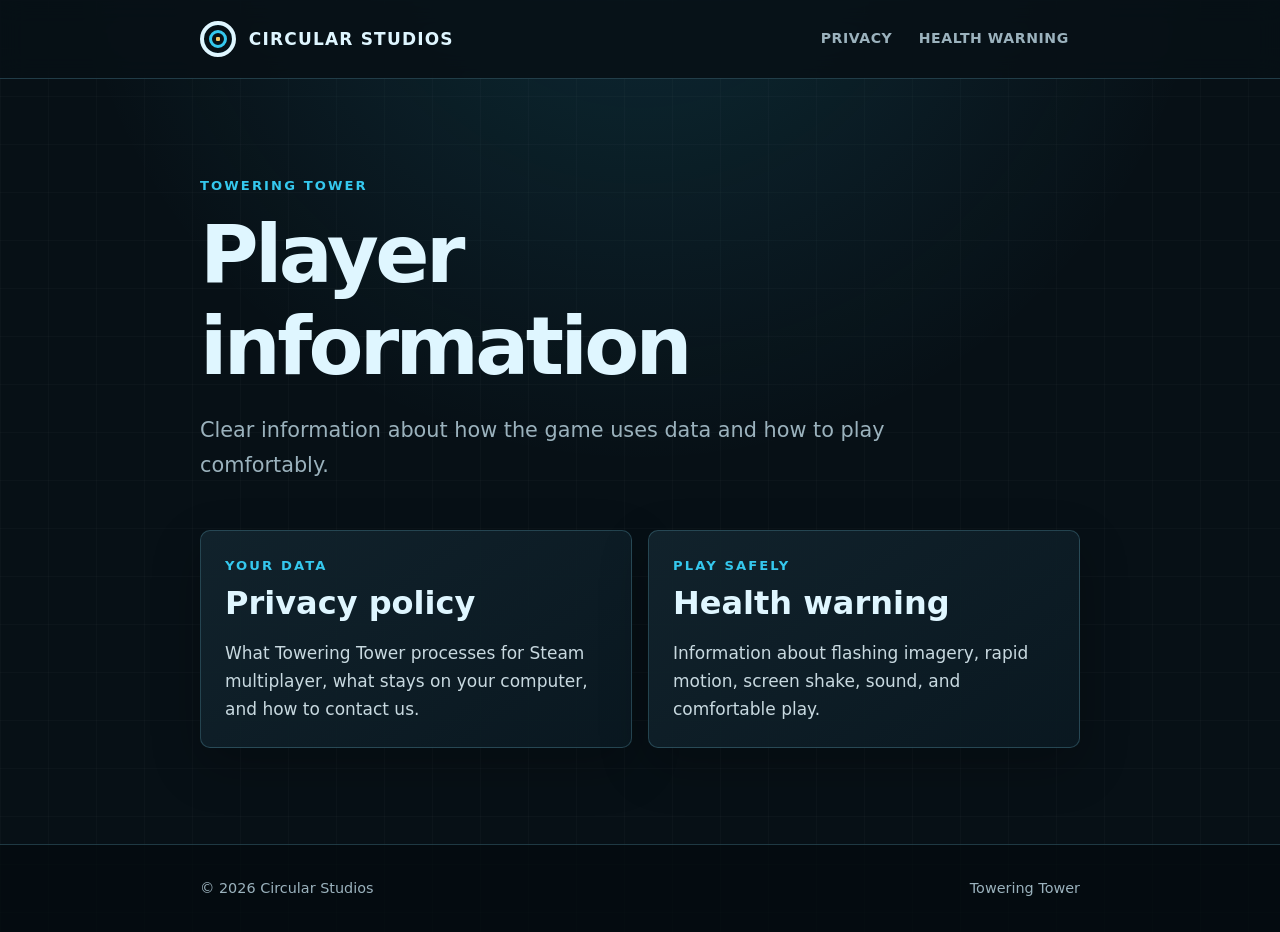
<file: Marketing/LegalSite/index.html>
<!doctype html>
<html lang="en">
<head>
  <meta charset="utf-8">
  <meta name="viewport" content="width=device-width, initial-scale=1">
  <meta name="description" content="Legal information and player safety guidance for Towering Tower by Circular Studios.">
  <title>Circular Studios | Player Information</title>
  <link rel="stylesheet" href="assets/site.css">
</head>
<body>
  <header class="site-header">
    <div class="header-inner">
      <a class="brand" href="./" aria-label="Circular Studios home">
        <span class="brand-mark" aria-hidden="true"></span>
        <span>Circular Studios</span>
      </a>
      <nav class="nav" aria-label="Legal pages">
        <a href="privacy/">Privacy</a>
        <a href="health/">Health warning</a>
      </nav>
    </div>
  </header>

  <main class="page">
    <div class="hero">
      <p class="eyebrow">Towering Tower</p>
      <h1>Player information</h1>
      <p class="lede">Clear information about how the game uses data and how to play comfortably.</p>
    </div>

    <div class="card-grid">
      <a class="card" href="privacy/">
        <p class="eyebrow">Your data</p>
        <h2>Privacy policy</h2>
        <p>What Towering Tower processes for Steam multiplayer, what stays on your computer, and how to contact us.</p>
      </a>
      <a class="card" href="health/">
        <p class="eyebrow">Play safely</p>
        <h2>Health warning</h2>
        <p>Information about flashing imagery, rapid motion, screen shake, sound, and comfortable play.</p>
      </a>
    </div>
  </main>

  <footer class="site-footer">
    <div class="footer-inner">
      <p>© 2026 Circular Studios</p>
      <p>Towering Tower</p>
    </div>
  </footer>
</body>
</html>
</file>
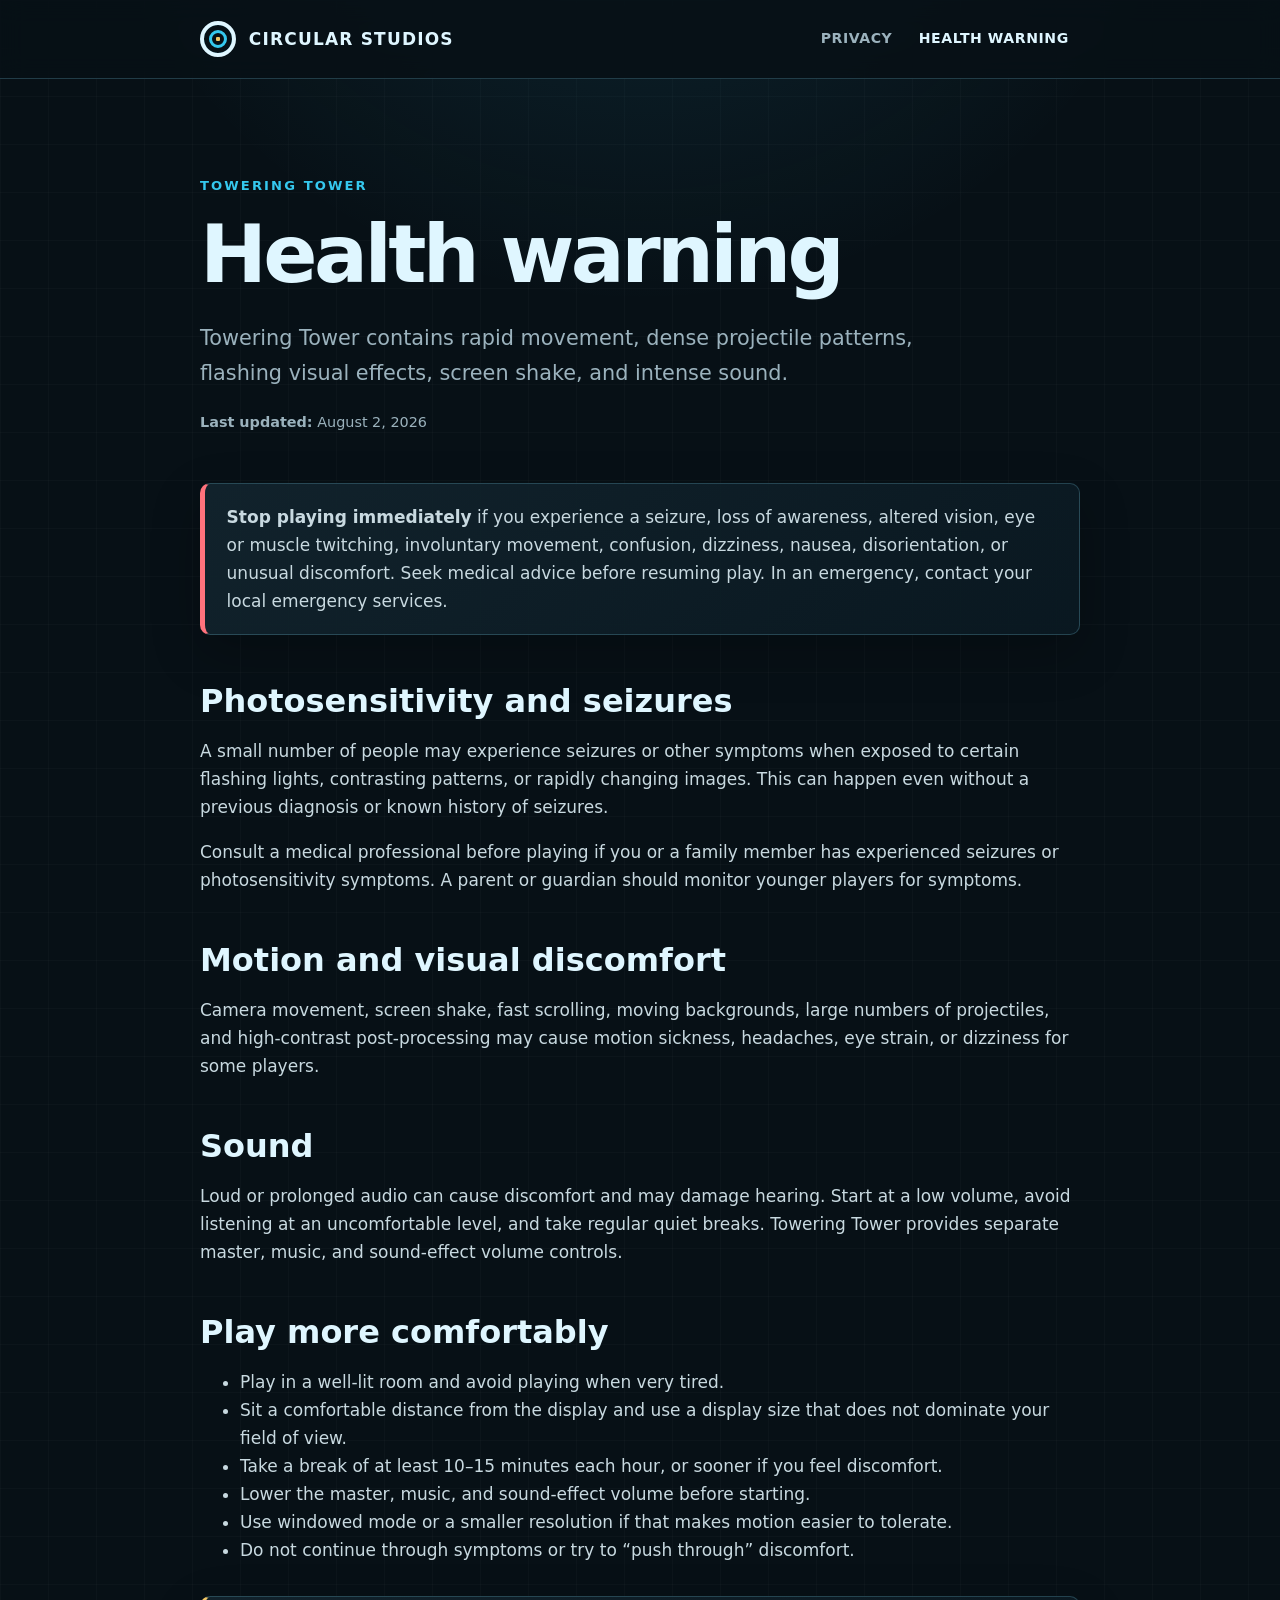
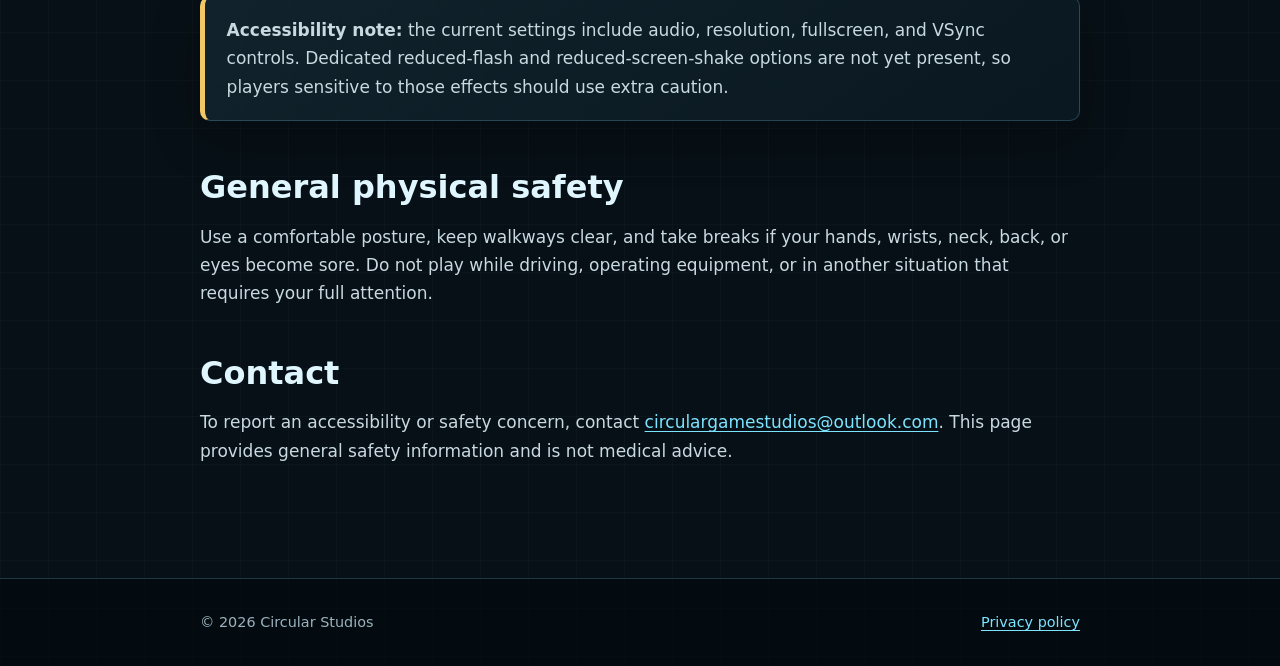
<file: Marketing/LegalSite/health/index.html>
<!doctype html>
<html lang="en">
<head>
  <meta charset="utf-8">
  <meta name="viewport" content="width=device-width, initial-scale=1">
  <meta name="description" content="Health and photosensitivity warning for Towering Tower by Circular Studios.">
  <title>Health Warning | Towering Tower</title>
  <link rel="stylesheet" href="../assets/site.css">
</head>
<body>
  <header class="site-header">
    <div class="header-inner">
      <a class="brand" href="../" aria-label="Circular Studios home">
        <span class="brand-mark" aria-hidden="true"></span>
        <span>Circular Studios</span>
      </a>
      <nav class="nav" aria-label="Legal pages">
        <a href="../privacy/">Privacy</a>
        <a href="./" aria-current="page">Health warning</a>
      </nav>
    </div>
  </header>

  <main class="page">
    <div class="hero">
      <p class="eyebrow">Towering Tower</p>
      <h1>Health warning</h1>
      <p class="lede">Towering Tower contains rapid movement, dense projectile patterns, flashing visual effects, screen shake, and intense sound.</p>
      <p class="updated"><strong>Last updated:</strong> August 2, 2026</p>
    </div>

    <div class="notice urgent">
      <p><strong>Stop playing immediately</strong> if you experience a seizure, loss of awareness, altered vision, eye or muscle twitching, involuntary movement, confusion, dizziness, nausea, disorientation, or unusual discomfort. Seek medical advice before resuming play. In an emergency, contact your local emergency services.</p>
    </div>

    <section>
      <h2>Photosensitivity and seizures</h2>
      <p>A small number of people may experience seizures or other symptoms when exposed to certain flashing lights, contrasting patterns, or rapidly changing images. This can happen even without a previous diagnosis or known history of seizures.</p>
      <p>Consult a medical professional before playing if you or a family member has experienced seizures or photosensitivity symptoms. A parent or guardian should monitor younger players for symptoms.</p>
    </section>

    <section>
      <h2>Motion and visual discomfort</h2>
      <p>Camera movement, screen shake, fast scrolling, moving backgrounds, large numbers of projectiles, and high-contrast post-processing may cause motion sickness, headaches, eye strain, or dizziness for some players.</p>
    </section>

    <section>
      <h2>Sound</h2>
      <p>Loud or prolonged audio can cause discomfort and may damage hearing. Start at a low volume, avoid listening at an uncomfortable level, and take regular quiet breaks. Towering Tower provides separate master, music, and sound-effect volume controls.</p>
    </section>

    <section>
      <h2>Play more comfortably</h2>
      <ul>
        <li>Play in a well-lit room and avoid playing when very tired.</li>
        <li>Sit a comfortable distance from the display and use a display size that does not dominate your field of view.</li>
        <li>Take a break of at least 10–15 minutes each hour, or sooner if you feel discomfort.</li>
        <li>Lower the master, music, and sound-effect volume before starting.</li>
        <li>Use windowed mode or a smaller resolution if that makes motion easier to tolerate.</li>
        <li>Do not continue through symptoms or try to “push through” discomfort.</li>
      </ul>
    </section>

    <div class="notice warning">
      <p><strong>Accessibility note:</strong> the current settings include audio, resolution, fullscreen, and VSync controls. Dedicated reduced-flash and reduced-screen-shake options are not yet present, so players sensitive to those effects should use extra caution.</p>
    </div>

    <section>
      <h2>General physical safety</h2>
      <p>Use a comfortable posture, keep walkways clear, and take breaks if your hands, wrists, neck, back, or eyes become sore. Do not play while driving, operating equipment, or in another situation that requires your full attention.</p>
    </section>

    <section>
      <h2>Contact</h2>
      <p>To report an accessibility or safety concern, contact <a href="mailto:circulargamestudios@outlook.com">circulargamestudios@outlook.com</a>. This page provides general safety information and is not medical advice.</p>
    </section>
  </main>

  <footer class="site-footer">
    <div class="footer-inner">
      <p>© 2026 Circular Studios</p>
      <p><a href="../privacy/">Privacy policy</a></p>
    </div>
  </footer>
</body>
</html>
</file>
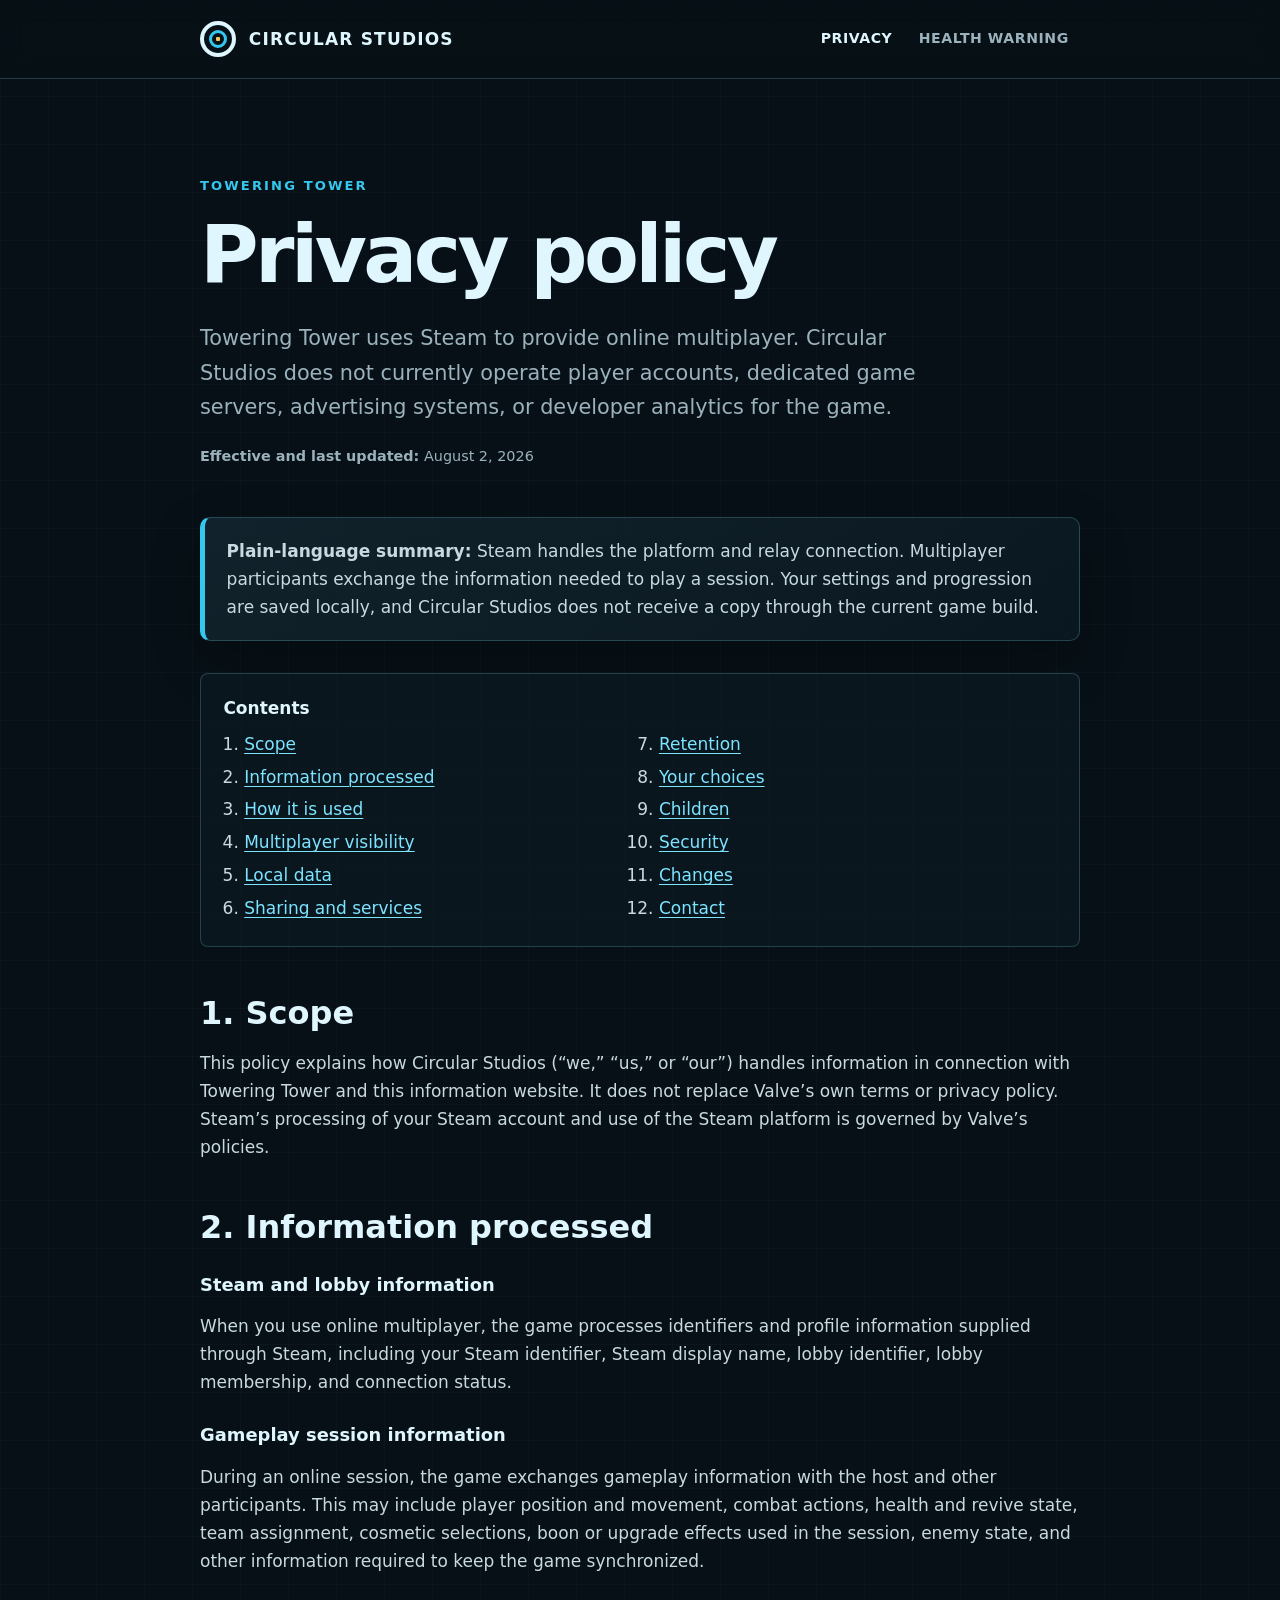
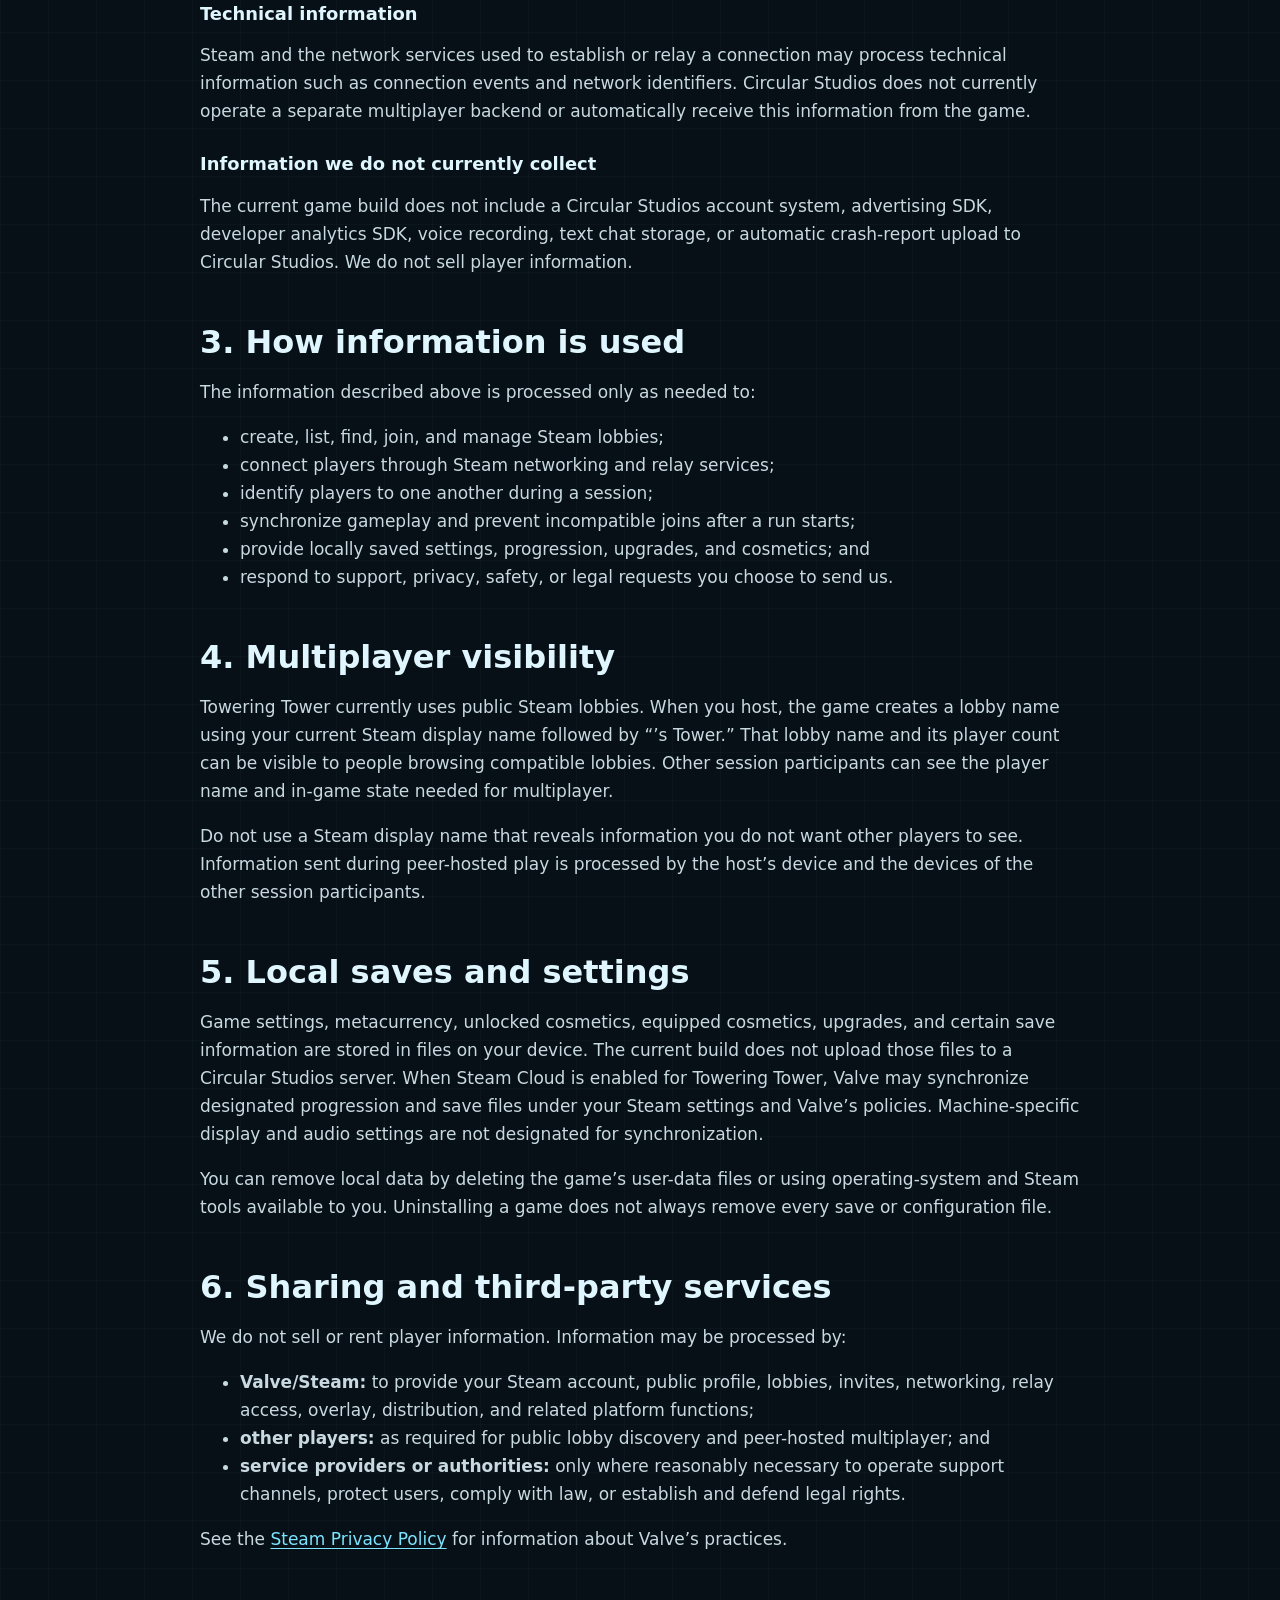
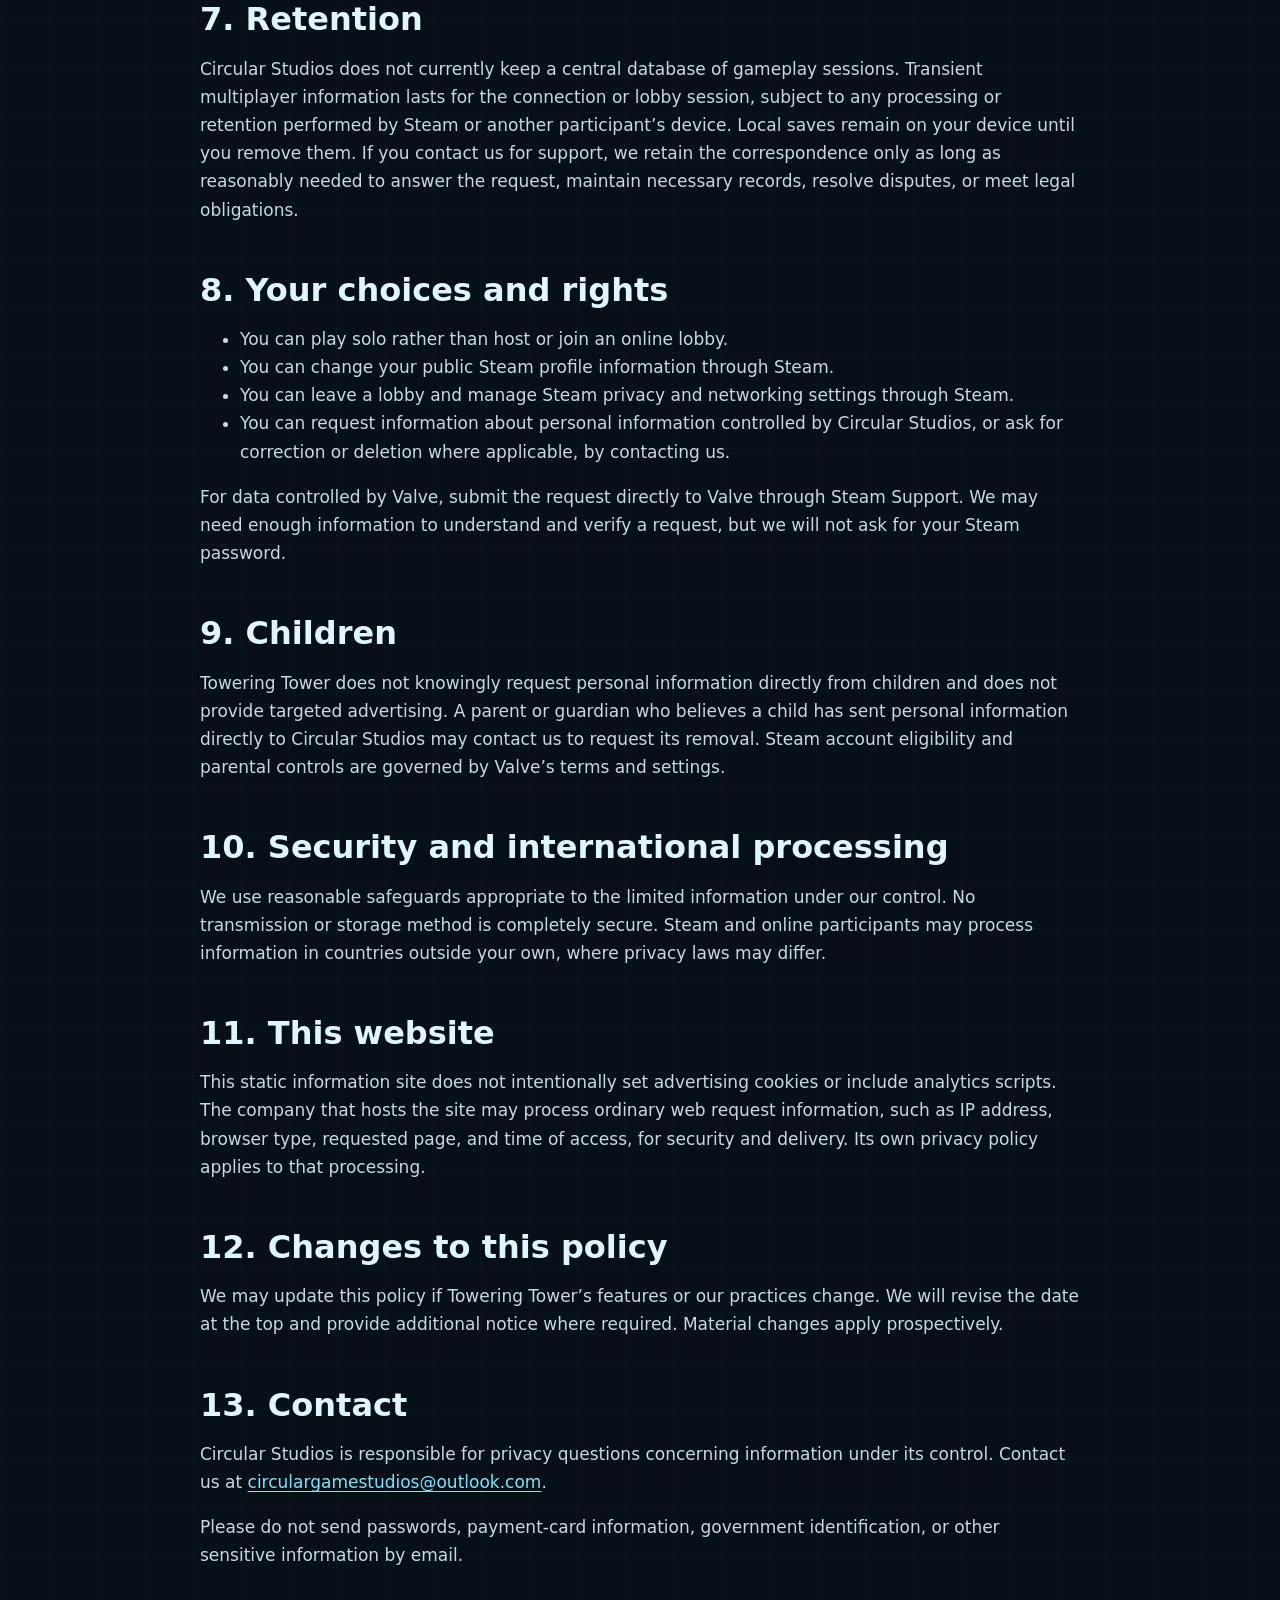
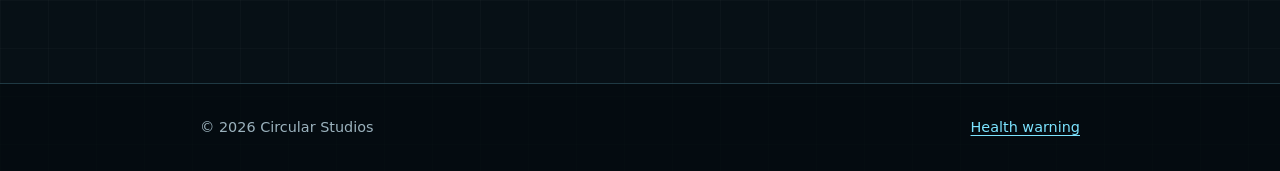
<file: Marketing/LegalSite/privacy/index.html>
<!doctype html>
<html lang="en">
<head>
  <meta charset="utf-8">
  <meta name="viewport" content="width=device-width, initial-scale=1">
  <meta name="description" content="Privacy policy for Towering Tower by Circular Studios.">
  <title>Privacy Policy | Towering Tower</title>
  <link rel="stylesheet" href="../assets/site.css">
</head>
<body>
  <header class="site-header">
    <div class="header-inner">
      <a class="brand" href="../" aria-label="Circular Studios home">
        <span class="brand-mark" aria-hidden="true"></span>
        <span>Circular Studios</span>
      </a>
      <nav class="nav" aria-label="Legal pages">
        <a href="./" aria-current="page">Privacy</a>
        <a href="../health/">Health warning</a>
      </nav>
    </div>
  </header>

  <main class="page">
    <div class="hero">
      <p class="eyebrow">Towering Tower</p>
      <h1>Privacy policy</h1>
      <p class="lede">Towering Tower uses Steam to provide online multiplayer. Circular Studios does not currently operate player accounts, dedicated game servers, advertising systems, or developer analytics for the game.</p>
      <p class="updated"><strong>Effective and last updated:</strong> August 2, 2026</p>
    </div>

    <div class="notice">
      <p><strong>Plain-language summary:</strong> Steam handles the platform and relay connection. Multiplayer participants exchange the information needed to play a session. Your settings and progression are saved locally, and Circular Studios does not receive a copy through the current game build.</p>
    </div>

    <nav class="contents" aria-label="Contents">
      <strong>Contents</strong>
      <ol>
        <li><a href="#scope">Scope</a></li>
        <li><a href="#data">Information processed</a></li>
        <li><a href="#purposes">How it is used</a></li>
        <li><a href="#multiplayer">Multiplayer visibility</a></li>
        <li><a href="#local">Local data</a></li>
        <li><a href="#sharing">Sharing and services</a></li>
        <li><a href="#retention">Retention</a></li>
        <li><a href="#choices">Your choices</a></li>
        <li><a href="#children">Children</a></li>
        <li><a href="#security">Security</a></li>
        <li><a href="#changes">Changes</a></li>
        <li><a href="#contact">Contact</a></li>
      </ol>
    </nav>

    <section id="scope">
      <h2>1. Scope</h2>
      <p>This policy explains how Circular Studios (“we,” “us,” or “our”) handles information in connection with Towering Tower and this information website. It does not replace Valve’s own terms or privacy policy. Steam’s processing of your Steam account and use of the Steam platform is governed by Valve’s policies.</p>
    </section>

    <section id="data">
      <h2>2. Information processed</h2>
      <h3>Steam and lobby information</h3>
      <p>When you use online multiplayer, the game processes identifiers and profile information supplied through Steam, including your Steam identifier, Steam display name, lobby identifier, lobby membership, and connection status.</p>

      <h3>Gameplay session information</h3>
      <p>During an online session, the game exchanges gameplay information with the host and other participants. This may include player position and movement, combat actions, health and revive state, team assignment, cosmetic selections, boon or upgrade effects used in the session, enemy state, and other information required to keep the game synchronized.</p>

      <h3>Technical information</h3>
      <p>Steam and the network services used to establish or relay a connection may process technical information such as connection events and network identifiers. Circular Studios does not currently operate a separate multiplayer backend or automatically receive this information from the game.</p>

      <h3>Information we do not currently collect</h3>
      <p>The current game build does not include a Circular Studios account system, advertising SDK, developer analytics SDK, voice recording, text chat storage, or automatic crash-report upload to Circular Studios. We do not sell player information.</p>
    </section>

    <section id="purposes">
      <h2>3. How information is used</h2>
      <p>The information described above is processed only as needed to:</p>
      <ul>
        <li>create, list, find, join, and manage Steam lobbies;</li>
        <li>connect players through Steam networking and relay services;</li>
        <li>identify players to one another during a session;</li>
        <li>synchronize gameplay and prevent incompatible joins after a run starts;</li>
        <li>provide locally saved settings, progression, upgrades, and cosmetics; and</li>
        <li>respond to support, privacy, safety, or legal requests you choose to send us.</li>
      </ul>
    </section>

    <section id="multiplayer">
      <h2>4. Multiplayer visibility</h2>
      <p>Towering Tower currently uses public Steam lobbies. When you host, the game creates a lobby name using your current Steam display name followed by “’s Tower.” That lobby name and its player count can be visible to people browsing compatible lobbies. Other session participants can see the player name and in-game state needed for multiplayer.</p>
      <p>Do not use a Steam display name that reveals information you do not want other players to see. Information sent during peer-hosted play is processed by the host’s device and the devices of the other session participants.</p>
    </section>

    <section id="local">
      <h2>5. Local saves and settings</h2>
      <p>Game settings, metacurrency, unlocked cosmetics, equipped cosmetics, upgrades, and certain save information are stored in files on your device. The current build does not upload those files to a Circular Studios server. When Steam Cloud is enabled for Towering Tower, Valve may synchronize designated progression and save files under your Steam settings and Valve’s policies. Machine-specific display and audio settings are not designated for synchronization.</p>
      <p>You can remove local data by deleting the game’s user-data files or using operating-system and Steam tools available to you. Uninstalling a game does not always remove every save or configuration file.</p>
    </section>

    <section id="sharing">
      <h2>6. Sharing and third-party services</h2>
      <p>We do not sell or rent player information. Information may be processed by:</p>
      <ul>
        <li><strong>Valve/Steam:</strong> to provide your Steam account, public profile, lobbies, invites, networking, relay access, overlay, distribution, and related platform functions;</li>
        <li><strong>other players:</strong> as required for public lobby discovery and peer-hosted multiplayer; and</li>
        <li><strong>service providers or authorities:</strong> only where reasonably necessary to operate support channels, protect users, comply with law, or establish and defend legal rights.</li>
      </ul>
      <p>See the <a href="https://store.steampowered.com/privacy_agreement/">Steam Privacy Policy</a> for information about Valve’s practices.</p>
    </section>

    <section id="retention">
      <h2>7. Retention</h2>
      <p>Circular Studios does not currently keep a central database of gameplay sessions. Transient multiplayer information lasts for the connection or lobby session, subject to any processing or retention performed by Steam or another participant’s device. Local saves remain on your device until you remove them. If you contact us for support, we retain the correspondence only as long as reasonably needed to answer the request, maintain necessary records, resolve disputes, or meet legal obligations.</p>
    </section>

    <section id="choices">
      <h2>8. Your choices and rights</h2>
      <ul>
        <li>You can play solo rather than host or join an online lobby.</li>
        <li>You can change your public Steam profile information through Steam.</li>
        <li>You can leave a lobby and manage Steam privacy and networking settings through Steam.</li>
        <li>You can request information about personal information controlled by Circular Studios, or ask for correction or deletion where applicable, by contacting us.</li>
      </ul>
      <p>For data controlled by Valve, submit the request directly to Valve through Steam Support. We may need enough information to understand and verify a request, but we will not ask for your Steam password.</p>
    </section>

    <section id="children">
      <h2>9. Children</h2>
      <p>Towering Tower does not knowingly request personal information directly from children and does not provide targeted advertising. A parent or guardian who believes a child has sent personal information directly to Circular Studios may contact us to request its removal. Steam account eligibility and parental controls are governed by Valve’s terms and settings.</p>
    </section>

    <section id="security">
      <h2>10. Security and international processing</h2>
      <p>We use reasonable safeguards appropriate to the limited information under our control. No transmission or storage method is completely secure. Steam and online participants may process information in countries outside your own, where privacy laws may differ.</p>
    </section>

    <section id="website">
      <h2>11. This website</h2>
      <p>This static information site does not intentionally set advertising cookies or include analytics scripts. The company that hosts the site may process ordinary web request information, such as IP address, browser type, requested page, and time of access, for security and delivery. Its own privacy policy applies to that processing.</p>
    </section>

    <section id="changes">
      <h2>12. Changes to this policy</h2>
      <p>We may update this policy if Towering Tower’s features or our practices change. We will revise the date at the top and provide additional notice where required. Material changes apply prospectively.</p>
    </section>

    <section id="contact">
      <h2>13. Contact</h2>
      <p>Circular Studios is responsible for privacy questions concerning information under its control. Contact us at <a href="mailto:circulargamestudios@outlook.com">circulargamestudios@outlook.com</a>.</p>
      <p>Please do not send passwords, payment-card information, government identification, or other sensitive information by email.</p>
    </section>
  </main>

  <footer class="site-footer">
    <div class="footer-inner">
      <p>© 2026 Circular Studios</p>
      <p><a href="../health/">Health warning</a></p>
    </div>
  </footer>
</body>
</html>
</file>
<file: Marketing/LegalSite/assets/site.css>
:root {
  color-scheme: dark;
  --ink: #071016;
  --panel: #0d1a22;
  --panel-soft: #12242d;
  --ice: #dff6ff;
  --muted: #9bb2bd;
  --cyan: #35c8ee;
  --cyan-dark: #167a9b;
  --gold: #f2c765;
  --danger: #ff727c;
  --line: rgba(128, 219, 244, 0.22);
  --content: 880px;
}

* {
  box-sizing: border-box;
}

html {
  background: var(--ink);
  scroll-behavior: smooth;
}

body {
  min-height: 100vh;
  margin: 0;
  color: var(--ice);
  background:
    radial-gradient(circle at 50% -12%, rgba(53, 200, 238, 0.15), transparent 36rem),
    linear-gradient(rgba(255, 255, 255, 0.018) 1px, transparent 1px),
    linear-gradient(90deg, rgba(255, 255, 255, 0.018) 1px, transparent 1px),
    var(--ink);
  background-size: auto, 48px 48px, 48px 48px, auto;
  font-family: Inter, ui-sans-serif, system-ui, -apple-system, BlinkMacSystemFont, "Segoe UI", sans-serif;
  font-size: 17px;
  line-height: 1.65;
}

a {
  color: #7ce4ff;
  text-decoration-thickness: 1px;
  text-underline-offset: 0.2em;
}

a:hover {
  color: white;
}

a:focus-visible {
  border-radius: 3px;
  outline: 3px solid var(--gold);
  outline-offset: 4px;
}

.site-header {
  border-bottom: 1px solid var(--line);
  background: rgba(7, 16, 22, 0.88);
  backdrop-filter: blur(12px);
}

.header-inner,
.page,
.footer-inner {
  width: min(calc(100% - 2rem), var(--content));
  margin-inline: auto;
}

.header-inner {
  display: flex;
  align-items: center;
  justify-content: space-between;
  min-height: 78px;
  gap: 1rem;
}

.brand {
  display: inline-flex;
  align-items: center;
  gap: 0.8rem;
  color: var(--ice);
  font-weight: 900;
  letter-spacing: 0.07em;
  text-decoration: none;
  text-transform: uppercase;
}

.brand-mark {
  position: relative;
  display: inline-block;
  width: 36px;
  height: 36px;
  flex: 0 0 auto;
  border: 4px solid var(--ice);
  border-radius: 50%;
  box-shadow: inset 0 0 0 5px var(--ink), inset 0 0 0 8px var(--cyan);
}

.brand-mark::after {
  position: absolute;
  inset: 12px;
  border-radius: 1px;
  background: var(--gold);
  content: "";
}

.nav {
  display: flex;
  flex-wrap: wrap;
  gap: 0.25rem;
}

.nav a {
  padding: 0.5rem 0.7rem;
  color: var(--muted);
  font-size: 0.88rem;
  font-weight: 800;
  letter-spacing: 0.04em;
  text-decoration: none;
  text-transform: uppercase;
}

.nav a[aria-current="page"],
.nav a:hover {
  color: var(--ice);
}

.page {
  padding-block: clamp(3rem, 8vw, 6rem);
}

.hero {
  max-width: 740px;
  margin-bottom: 3rem;
}

.eyebrow {
  margin: 0 0 0.75rem;
  color: var(--cyan);
  font-size: 0.82rem;
  font-weight: 900;
  letter-spacing: 0.16em;
  text-transform: uppercase;
}

h1,
h2,
h3 {
  line-height: 1.15;
  text-wrap: balance;
}

h1 {
  margin: 0 0 1rem;
  font-size: clamp(2.4rem, 8vw, 5rem);
  letter-spacing: -0.045em;
}

h2 {
  margin: 3rem 0 0.8rem;
  font-size: clamp(1.5rem, 4vw, 2rem);
}

h3 {
  margin: 1.8rem 0 0.5rem;
  font-size: 1.12rem;
}

p,
li {
  color: #c8d9e0;
}

.lede {
  color: var(--muted);
  font-size: clamp(1.08rem, 2.2vw, 1.3rem);
}

.updated {
  color: var(--muted);
  font-size: 0.9rem;
}

.card-grid {
  display: grid;
  grid-template-columns: repeat(2, minmax(0, 1fr));
  gap: 1rem;
  margin-top: 2rem;
}

.card,
.notice {
  border: 1px solid var(--line);
  border-radius: 10px;
  background: linear-gradient(145deg, rgba(18, 36, 45, 0.95), rgba(10, 25, 33, 0.95));
  box-shadow: 0 18px 50px rgba(0, 0, 0, 0.24);
}

.card {
  display: block;
  min-height: 210px;
  padding: 1.5rem;
  color: inherit;
  text-decoration: none;
  transition: transform 150ms ease, border-color 150ms ease;
}

.card:hover {
  border-color: rgba(124, 228, 255, 0.72);
  transform: translateY(-3px);
}

.card h2 {
  margin-top: 0.5rem;
}

.card p {
  margin-bottom: 0;
}

.notice {
  margin: 2rem 0;
  padding: 1.2rem 1.35rem;
  border-left: 5px solid var(--cyan);
}

.notice.warning {
  border-left-color: var(--gold);
}

.notice.urgent {
  border-left-color: var(--danger);
}

.notice > :first-child {
  margin-top: 0;
}

.notice > :last-child {
  margin-bottom: 0;
}

.contents {
  margin: 2rem 0 3rem;
  padding: 1.2rem 1.4rem;
  border: 1px solid var(--line);
  border-radius: 8px;
  background: rgba(13, 26, 34, 0.72);
}

.contents strong {
  display: block;
  margin-bottom: 0.5rem;
}

.contents ol {
  margin: 0;
  padding-left: 1.3rem;
  columns: 2;
}

.contents li {
  break-inside: avoid;
  margin-bottom: 0.3rem;
}

section {
  scroll-margin-top: 1rem;
}

code {
  padding: 0.12em 0.35em;
  border: 1px solid var(--line);
  border-radius: 4px;
  background: var(--panel);
  color: var(--ice);
}

.site-footer {
  border-top: 1px solid var(--line);
  background: rgba(4, 11, 15, 0.72);
}

.footer-inner {
  display: flex;
  justify-content: space-between;
  gap: 1rem;
  padding-block: 2rem;
}

.footer-inner p {
  margin: 0;
  color: var(--muted);
  font-size: 0.9rem;
}

@media (max-width: 650px) {
  .header-inner,
  .footer-inner {
    align-items: flex-start;
    flex-direction: column;
    padding-block: 1rem;
  }

  .card-grid {
    grid-template-columns: 1fr;
  }

  .contents ol {
    columns: 1;
  }
}

@media print {
  body {
    color: #111;
    background: white;
    font-size: 11pt;
  }

  .site-header,
  .site-footer,
  .contents {
    display: none;
  }

  p,
  li,
  a {
    color: #111;
  }

  .page {
    width: 100%;
    padding: 0;
  }

  .notice {
    box-shadow: none;
  }
}
</file>
